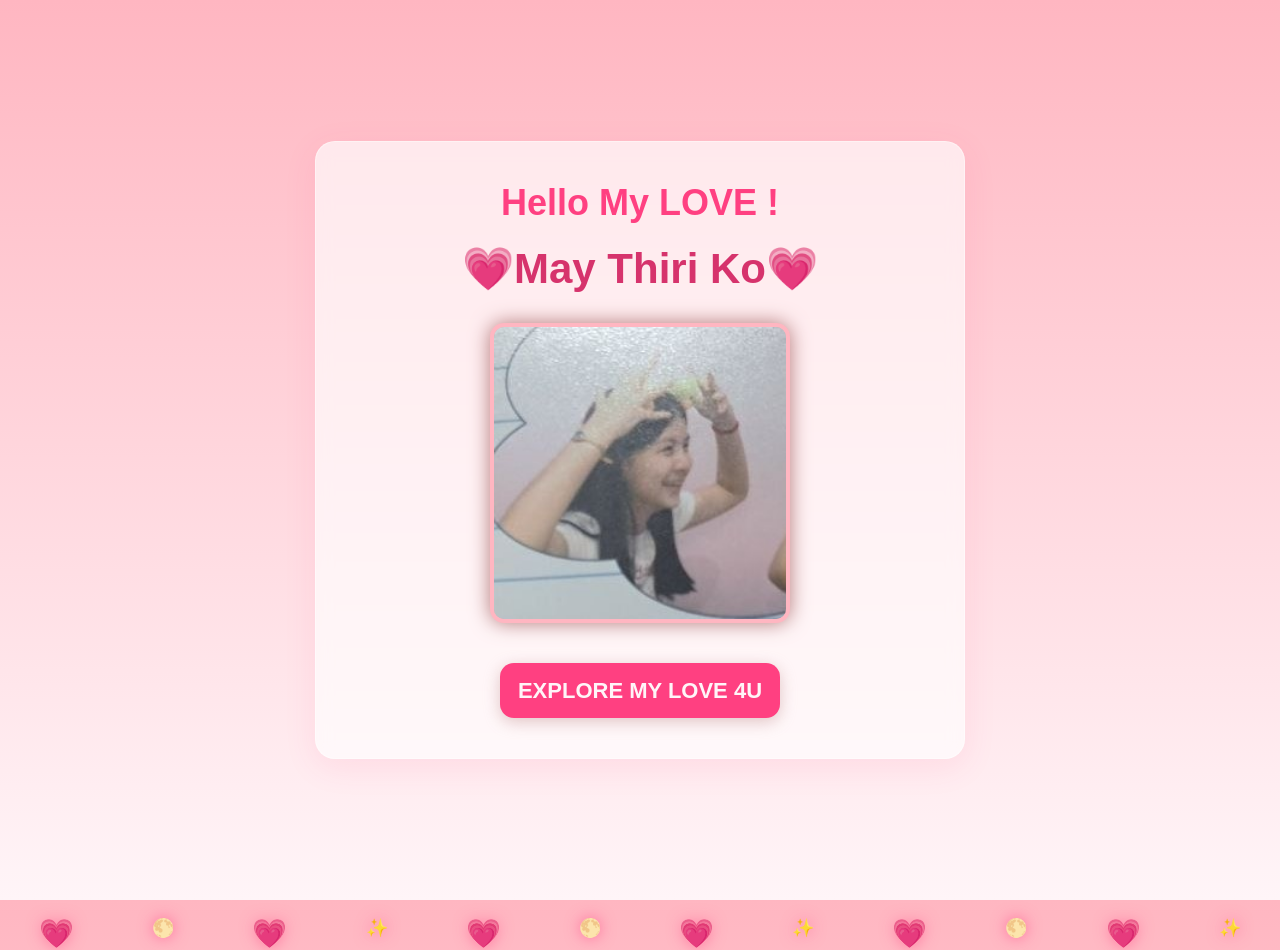
<file: index.html>
<!DOCTYPE HTML>
<html>
    <head>
        <title>For My Girl 💗🌕| May Thiri Ko</title>
        <link href="style.css" rel="stylesheet">
    </head>

    <body>
        <div class="container">
            
            <div class="card-wrapper">
                <div class="card">
                    <h2>Hello My LOVE !</h2>
                    <h1 class="girl-name">💗May Thiri Ko💗</h1>
                    
                    <img class="pookiepic1" src="./images/photo_2026-06-24_23-57-57.jpg" width="300px" height="300px">
                    
                    <div>
                        <a href="html2.html">
                            <button class="button">EXPLORE MY LOVE 4U</button>
                        </a>
                    </div>
                </div>
            </div>

        </div>
        
        <div class="bubbles">
            <span style="--i:11;">💗</span>
            <span style="--i:15;">🌕</span>
            <span style="--i:24;">💗</span>
            <span style="--i:10;">✨</span>
            <span style="--i:14;">💗</span>
            <span style="--i:23;">🌕</span>
            <span style="--i:18;">💗</span>
            <span style="--i:16;">✨</span>
            <span style="--i:19;">💗</span>
            <span style="--i:20;">🌕</span>
            <span style="--i:12;">💗</span>
            <span style="--i:17;">✨</span>
        </div>
    </body>
</html>
</file>
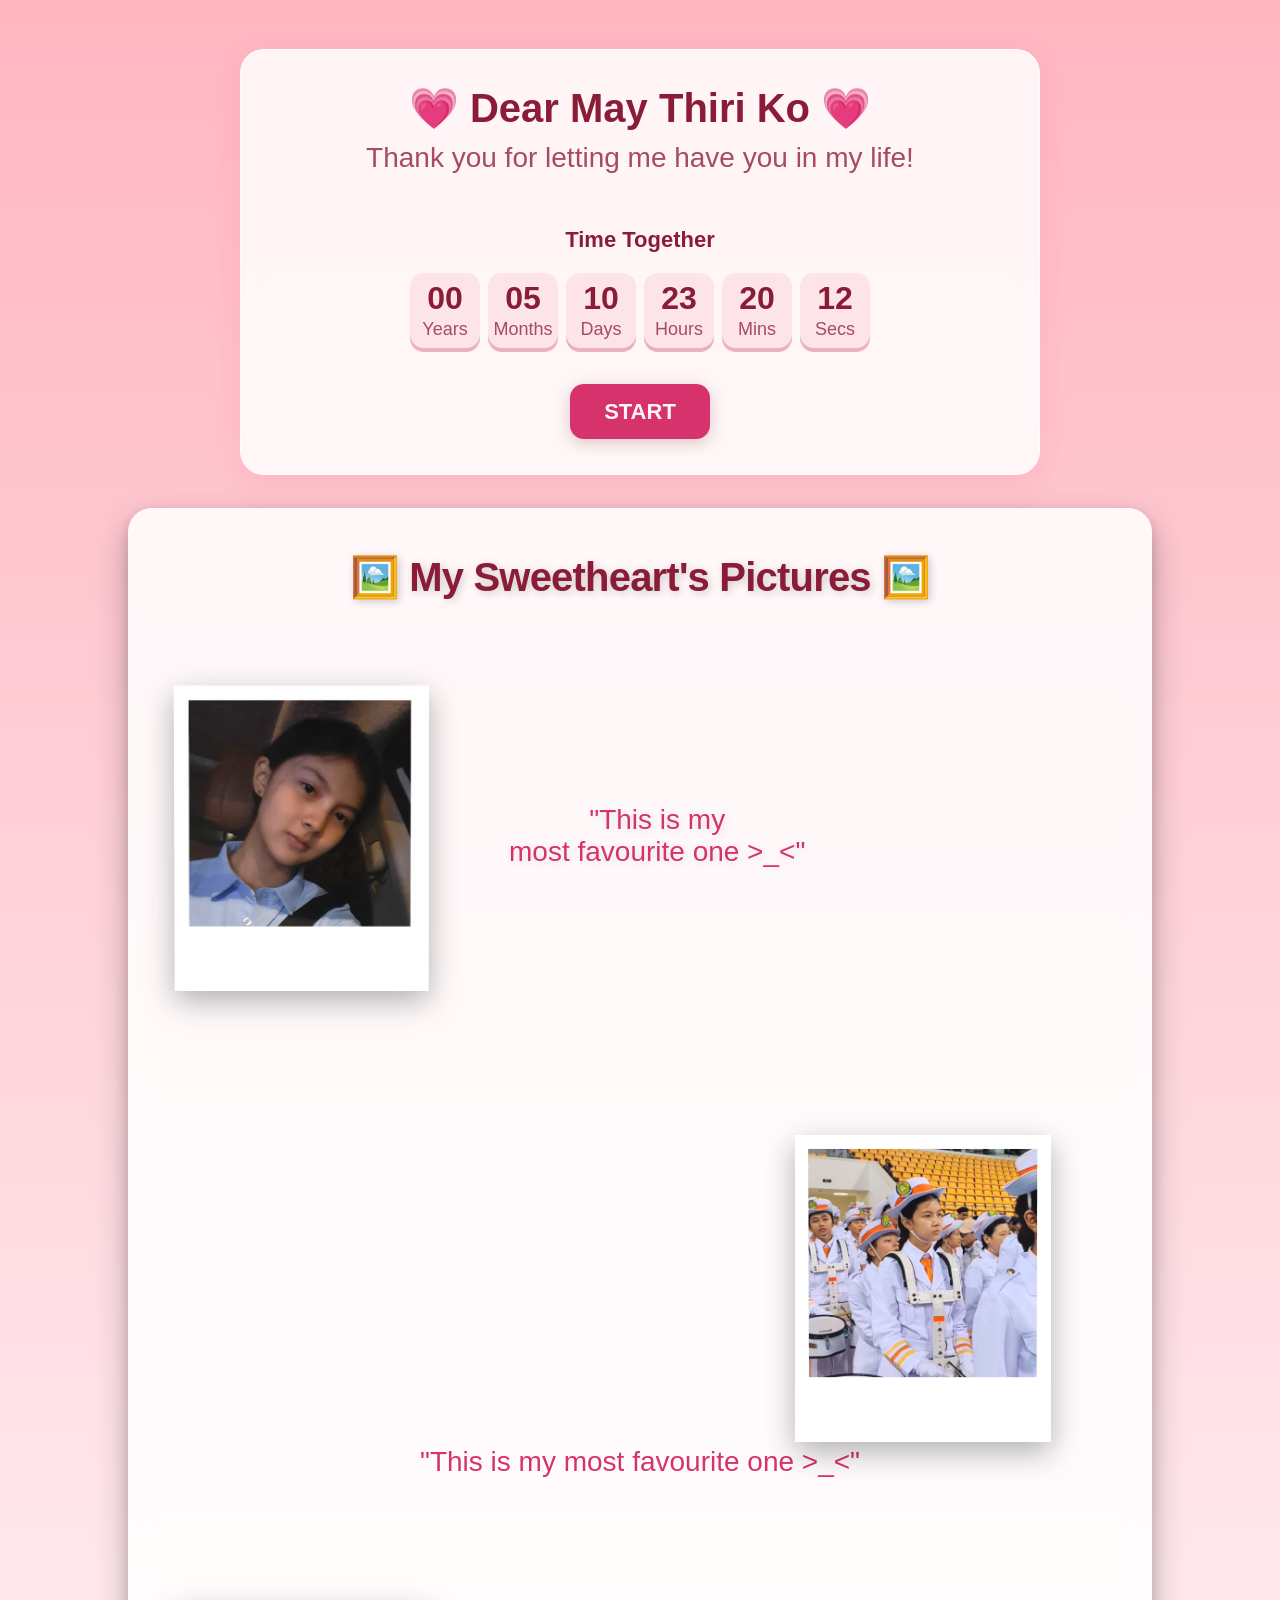
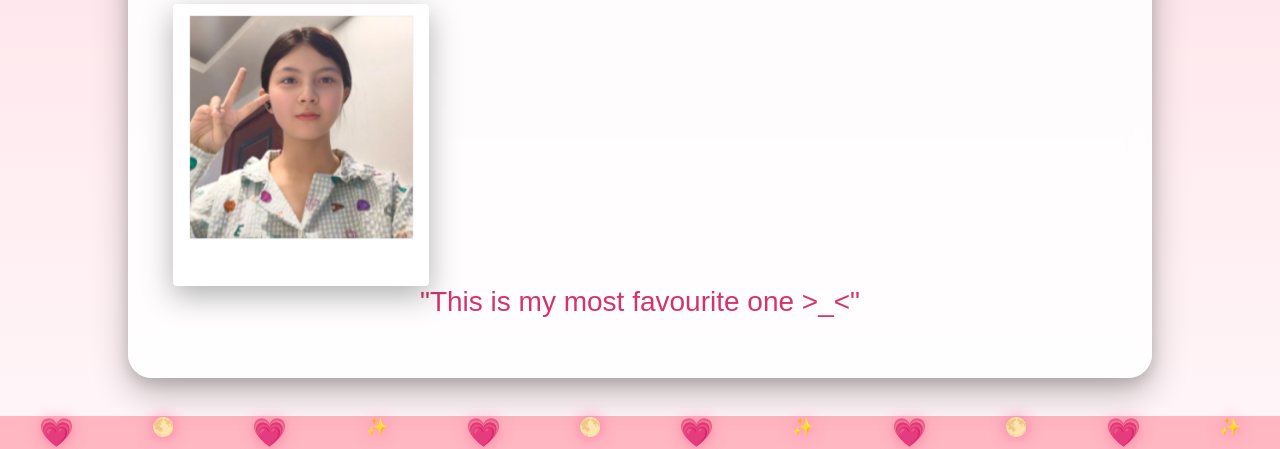
<file: html2.html>
<!DOCTYPE HTML>
<html>
    <head>
        <title>For My Girl 💗🌕| May Thiri Ko</title>
        <link href="style2.css" rel="stylesheet">
    </head>

    <body>
        
        <div class="maindiv">
            
            <div class="container">
                <div class="card-wrapper">
                    <div class="card">
                        <h1 class="girl-name">💗 Dear May Thiri Ko 💗</h1>
                        <p class="subtitle">Thank you for letting me have you in my life!</p>
                        <br>
                        <h2 class="section-title">Time Together</h2>
                        
                            <div class="countdown">
                                <div class="time-box">
                                    <span id="years">00</span>
                                    <p>Years</p>
                                </div>
                                <div class="time-box">
                                    <span id="months">00</span>
                                    <p>Months</p>
                                </div>
                                <div class="time-box">
                                    <span id="days">00</span>
                                    <p>Days</p>
                                </div>
                                <div class="time-box">
                                    <span id="hours">00</span>
                                    <p>Hours</p>
                                </div>
                                <div class="time-box">
                                    <span id="minutes">00</span>
                                    <p>Mins</p>
                                </div>
                                <div class="time-box">
                                    <span id="seconds">00</span>
                                    <p>Secs</p>
                                </div>
                            </div>

                            <br><br>
                        
                        <div id="startbtn">
                            <a href="#">
                                <button class="explorebtn">START</button>
                            </a>
                        </div>
                        
                    </div>
                </div>
            </div>

            <br>

            <div id="gallery">
                <div id="gallery-wrapper">
                    <h1 id="galleryheading">🖼️ My Sweetheart's Pictures 🖼️</h1>
                    
                    <div style="display: flex;">
                        <img class="zoompicproperty" id="pic1" src="./images/PLR1.png" width="280px">
                        <p class="galleryp" id="text1">"This is my <br>most favourite one >_<"</p>
                    </div> <br><br><br><br><br><br><br><br>

                    <div>
                        <img class="zoompicproperty" id="pic2" src="./images/PLR3.png" width="280px">
                        <p class="galleryp">"This is my most favourite one >_<"</p>
                    </div> <br><br><br><br><br><br><br>

                    <img class="zoompicproperty" id="pic3" src="./images/polaroid-memoriffy.png" width="280px">
                    <p class="galleryp">"This is my most favourite one >_<"</p>
                </div>
            </div>

            <div class="bubbles">
                        <span style="--i:11;">💗</span>
                        <span style="--i:15;">🌕</span>
                        <span style="--i:24;">💗</span>
                        <span style="--i:10;">✨</span>
                        <span style="--i:14;">💗</span>
                        <span style="--i:23;">🌕</span>
                        <span style="--i:18;">💗</span>
                        <span style="--i:16;">✨</span>
                        <span style="--i:19;">💗</span>
                        <span style="--i:20;">🌕</span>
                        <span style="--i:12;">💗</span>
                        <span style="--i:17;">✨</span>
                    </div>
        </div>
        <script>
           
           const startDate = new Date("June 24, 2026 00:00:00");

            function updateTracker() {
                const now = new Date();
                
                let years = now.getFullYear() - startDate.getFullYear();
                let months = now.getMonth() - startDate.getMonth();
                let days = now.getDate() - startDate.getDate();
                let hours = now.getHours() - startDate.getHours();
                let minutes = now.getMinutes() - startDate.getMinutes();
                let seconds = now.getSeconds() - startDate.getSeconds();

                if (seconds < 0) {
                    seconds += 60;
                    minutes--;
                }
                if (minutes < 0) {
                    minutes += 60;
                    hours--;
                }
                if (hours < 0) {
                    hours += 24;
                    days--;
                }
                if (days < 0) {
                    const previousMonth = new Date(now.getFullYear(), now.getMonth(), 0).getDate();
                    days += previousMonth;
                    months--;
                }
                if (months < 0) {
                    months += 12;
                    years--;
                }

                document.getElementById("years").innerHTML = years < 10 ? "0" + years : years;
                document.getElementById("months").innerHTML = months < 10 ? "0" + months : months;
                document.getElementById("days").innerHTML = days < 10 ? "0" + days : days;
                document.getElementById("hours").innerHTML = hours < 10 ? "0" + hours : hours;
                document.getElementById("minutes").innerHTML = minutes < 10 ? "0" + minutes : minutes;
                document.getElementById("seconds").innerHTML = seconds < 10 ? "0" + seconds : seconds;
            }

            setInterval(updateTracker, 1000);
            updateTracker();
        </script>
    </body>
</html>
</file>
<file: style.css>
* {
    margin: 0;
    padding: 0;
    box-sizing: border-box;
    font-family: 'Outfit', sans-serif;
}

body {
    min-height: 100vh;
    background: linear-gradient(#FFB6C1, #FFF5F8); 
    overflow: hidden;
}

.container {
    position: relative;
    width: 100%;
    min-height: 100vh;
    z-index: 10;
    display: flex;
    justify-content: center;
    align-items: center;
    padding: 20px;
}

.card-wrapper {
    display: flex;
    gap: 20px;
    flex-wrap: wrap;
    justify-content: center;
    width: 100%;
    max-width: 1000px;
}

.card {
    background: rgba(255, 255, 255, 0.65);
    backdrop-filter: blur(8px);
    -webkit-backdrop-filter: blur(8px);
    border: 1px solid rgba(255, 255, 255, 0.4);
    padding: 40px 30px;
    border-radius: 20px;
    width: 100%;
    max-width: 650px;
    box-shadow: 0 8px 32px 0 rgba(255, 64, 129, 0.1);
    text-align: center;
    display: flex;
    flex-direction: column;
    align-items: center;
    justify-content: center;
}

.card h2 {
    color: #FF4081;
    margin-bottom: 20px;
    font-size: 36px;
    font-family: 'Franklin Gothic Medium', 'Arial Narrow', Arial, sans-serif;
}

.card .girl-name {
    color: #D6336C;
    margin-bottom: 30px;
    font-size: 42px;
    font-family: 'Segoe UI', Tahoma, Geneva, Verdana, sans-serif;
}

.card p {
    color: #555;
    font-size: 15px;
    line-height: 1.6;
}

.pookiepic1 {
    border-radius: 14px;
    border: 4px solid #FFB6C1;
    filter: drop-shadow(0px 0px 10px rgb(179, 121, 121));
    margin-bottom: 40px;
}

.button {
    width: 280px;
    height: 55px;
    border-radius: 14px;
    border: none;
    background-color: #FF4081;
    color: #FFF5F8;
    font-size: 22px;
    font-weight: bold;
    cursor: pointer;
    display: flex;
    justify-content: center;
    align-items: center;
    filter: drop-shadow(0px 4px 8px rgba(179, 121, 121, 0.4));
    transition: transform 0.25s ease-in-out, background-color 0.25s ease-in-out;
}

.button:hover {
    background-color: #D6336C;
    transform: scale(1.06);
}

.bubbles {
    position: absolute;
    bottom: -50px;
    left: 0;
    width: 100%;
    display: flex;
    justify-content: space-around;
    pointer-events: none;
    z-index: 1;
}

.bubbles span {
    position: relative;
    font-size: 28px;
    text-shadow: 0 0 15px rgba(255, 64, 129, 0.6); 
    animation: animate calc(125s / var(--i)) linear infinite;
}

.bubbles span:nth-child(even) {
    font-size: 18px; 
}
.card a {
    text-decoration: none;
}



@keyframes animate {
    0% {
        transform: translateY(0) scale(0);
        opacity: 0;
    }
    10% {
        opacity: 0.9;
    }
    90% {
        opacity: 0.9; 
    }
    100% {
        transform: translateY(-115vh) scale(1.5);
        opacity: 0;
    }
}
</file>
<file: style2.css>
* {
    margin: 0;
    padding: 0;
    box-sizing: border-box;
    font-family: 'Segoe UI', Tahoma, Geneva, Verdana, sans-serif;
}

.maindiv {
    width: 80%;
}

body {
    min-height: 100vh;
    background: linear-gradient(#FFB6C1, #FFF5F8);
    display: flex;
    justify-content: center;
    align-items: center;
}

.container {
    width: 100%;
    display: flex;
    justify-content: center;
    align-items: center;
    padding: 15px;
    z-index: 100;
    margin-top: 34px;
}

.card-wrapper {
    width: 100%;
    max-width: 800px;
    z-index: 100;
}

.card {
    background: rgba(255, 255, 255, 0.85);
    backdrop-filter: blur(10px);
    -webkit-backdrop-filter: blur(10px);
    border-radius: 24px;
    padding: 35px 20px;
    text-align: center;
    box-shadow: 0 10px 30px rgba(214, 51, 108, 0.1);
    border: 1px solid rgba(255, 255, 255, 0.6);
    z-index: 100;
}

.girl-name {
    color: #8A1C37;
    font-size: 40px;
    margin-bottom: 10px;
}

.subtitle {
    color: #A64B61;
    font-size: 28px;
    margin-bottom: 35px;
}

.section-title {
    color: #8A1C37;
    font-size: 22px;
    margin-bottom: 20px;
    font-weight: 600;
}

.countdown {
    display: flex;
    gap: 8px;
    justify-content: center;
    flex-wrap: wrap;
}

.time-box {
    background: #FCE4E9;
    border-radius: 14px;
    width: 70px;
    height: 75px;
    display: flex;
    flex-direction: column;
    justify-content: center;
    align-items: center;
    box-shadow: 0 4px 0px #EBB1BD;
}

.time-box span {
    font-size: 32px;
    font-weight: bold;
    color: #8A1C37;
    line-height: 1.1;
}

.time-box p {
    font-size: 18px;
    color: #A64B61;
    margin-top: 2px;
}

.bubbles {
    position: absolute;
    left: 0;
    width: 100%;
    display: flex;
    justify-content: space-around;
    pointer-events: none;
    z-index: 1;
}

.bubbles span {
    position: relative;
    font-size: 28px;
    text-shadow: 0 0 15px rgba(255, 64, 129, 0.6); 
    animation: animate calc(125s / var(--i)) linear infinite;
}

.bubbles span:nth-child(even) {
    font-size: 18px; 
}
.card a {
    text-decoration: none;
}

@keyframes animate {
    0% {
        transform: translateY(0) scale(0);
        opacity: 0;
    }
    10% {
        opacity: 0.9;
    }
    90% {
        opacity: 0.9; 
    }
    100% {
        transform: translateY(-115vh) scale(1.5);
        opacity: 0;
    }
}

.explorebtn {
    width: 140px;
    height: 55px;
    border-radius: 14px;
    border: none;
    background-color: #D6336C;
    color: #FFF5F8;
    font-size: 22px;
    font-weight: bold;
    cursor: pointer;
    display: flex;
    justify-content: center;
    align-items: center;
    filter: drop-shadow(0px 4px 8px rgba(179, 121, 121, 0.4));
    transition: transform 0.25s ease-in-out, background-color 0.25s ease-in-out;
}

.explorebtn:hover {
    background-color: #8A1C37;
    transform: scale(1.06);
}

#startbtn {
   display: grid;
   place-items: center;
}

#gallery {
     background: rgba(255, 255, 255, 0.85);
    
    backdrop-filter: blur(10px);
    -webkit-backdrop-filter: blur(10px);
    border-radius: 24px;
    padding: 35px 20px;
    text-align: center;
    box-shadow: 0 10px 30px rgba(214, 51, 108, 0.1);
    border: 1px solid rgba(255, 255, 255, 0.25); 
    z-index: 100;
    box-shadow: 0 15px 35px rgba(0, 0, 0, 0.25), 
    0 5px 15px rgba(0, 0, 0, 0.15);

    margin-bottom: 38px;
    
}

#galleryheading {
    font-size: 40px;
    margin-bottom: 80px;
    color: #8A1C37; 
    font-family: 'Segoe UI', Tahoma, Geneva, Verdana, sans-serif;
    text-align: center;
    letter-spacing: -0.8px;
    font-style: bold;
    text-shadow: 2px 2px 8px rgba(0, 0, 0, 0.2);
}

#gallery-wrapper {
    margin-top: 10px;
    margin-bottom: 24px;
    z-index: 100;
}

#pic1 {
    display: flex;
    padding-left: 24px;
    filter: drop-shadow(0 10px 15px rgba(0, 0, 0, 0.3));
}

#pic2 {
    position: relative;
    left: 30%;
    padding-right: 24px;
    filter: drop-shadow(0 10px 15px rgba(0, 0, 0, 0.3));
}

#pic3 {
    display: flex;
    padding-left: 24px;
    filter: drop-shadow(0 10px 15px rgba(0, 0, 0, 0.3));
}

.galleryp {
    font-size: 28px;
    color: #D6336C;
    font-family: 'Segoe UI', Tahoma, Geneva, Verdana, sans-serif;
}

#text1 {
    display: grid;
    justify-content: center;
    align-items: center;
    text-align: center;
    position: relative;
    left: 80px;
    text-shadow: 2px 2px 8px rgba(0, 0, 0, 0.1);
}

#text2 {
    display: grid;
    justify-content: center;
    align-items: center;
    text-align: center;
    position: relative;
    left: 80px;
    text-shadow: 2px 2px 8px rgba(0, 0, 0, 0.1);
}
</file>
